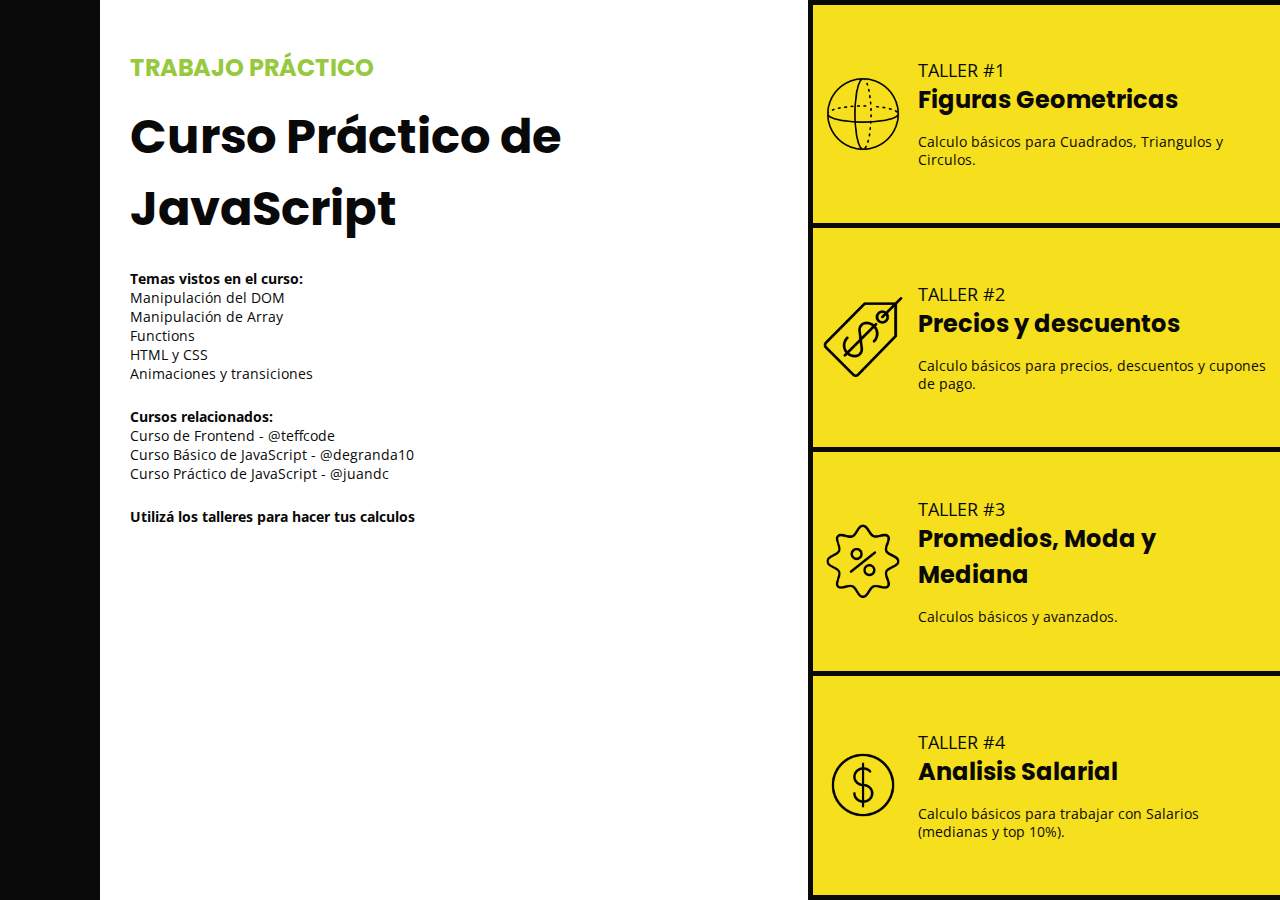
<file: index.html>
<!DOCTYPE html>
<html lang="en">
  <head>
    <meta charset="UTF-8" />
    <meta http-equiv="X-UA-Compatible" content="IE=edge" />
    <meta name="viewport" content="width=device-width, initial-scale=1.0" />
    <title>Inicio - Curso Práctico de JavaScript</title>

    <link rel="preconnect" href="https://fonts.googleapis.com" />
    <link rel="preconnect" href="https://fonts.gstatic.com" crossorigin />
    <link
      href="https://fonts.googleapis.com/css2?family=Open+Sans:wght@400;700&family=Poppins:wght@400;700&display=swap"
      rel="stylesheet"
    />

    <link rel="stylesheet" href="assets/css/main.css" />
  </head>
  <body>
    <header class="nav-bar">
      <nav></nav>
    </header>
    <main>
      <!-- Main Section  -->
      <section class="main-section">
        <header>
          <h3>TRABAJO PRÁCTICO</h3>
          <h1>Curso Práctico de JavaScript</h1>
        </header>
        <p>
          <strong> Temas vistos en el curso:</strong>
        </p>
        <ul>
          <li>Manipulación del DOM</li>
          <li>Manipulación de Array</li>
          <li>Functions</li>
          <li>HTML y CSS</li>
          <li>Animaciones y transiciones</li>
        </ul>

        <p>
          <strong> Cursos relacionados:</strong>
        </p>
        <ul>
          <li>Curso de Frontend - @teffcode</li>
          <li>Curso Básico de JavaScript - @degranda10</li>
          <li>Curso Práctico de JavaScript - @juandc</li>
        </ul>
        <p><strong> Utilizá los talleres para hacer tus calculos</strong></p>
      </section>

      <!-- Nav Works  -->
      <section class="nav-works">
        <div class="card">
          <div class="card__item" onclick="location.href='./taller-1.html'">
            <img src="assets/img/circle.png" alt="" />
            <div>
              <header>
                <h4>TALLER #1</h4>
                <h2>Figuras Geometricas</h2>
              </header>
              <p>Calculo básicos para Cuadrados, Triangulos y Circulos.</p>
            </div>
          </div>
          <div class="card__item" onclick="location.href='./taller-2.html'">
            <img src="assets/img/price.png" alt="" />
            <div>
              <header>
                <h4>TALLER #2</h4>
                <h2>Precios y descuentos</h2>
              </header>
              <p>Calculo básicos para precios, descuentos y cupones de pago.</p>
            </div>
          </div>
          <div class="card__item" onclick="location.href='./taller-3.html'">
            <img src="assets/img/discount.png" alt="" />
            <div>
              <header>
                <h4>TALLER #3</h4>
                <h2>Promedios, Moda y Mediana</h2>
              </header>
              <p>Calculos básicos y avanzados.</p>
            </div>
          </div>
          <div class="card__item" onclick="location.href='./taller-4.html'">
            <img src="assets/img/dollar.png" alt="" />
            <div>
              <header>
                <h4>TALLER #4</h4>
                <h2>Analisis Salarial</h2>
              </header>
              <p>
                Calculo básicos para trabajar con Salarios (medianas y top 10%).
              </p>
            </div>
          </div>
        </div>
      </section>
    </main>
  </body>
</html>
</file>
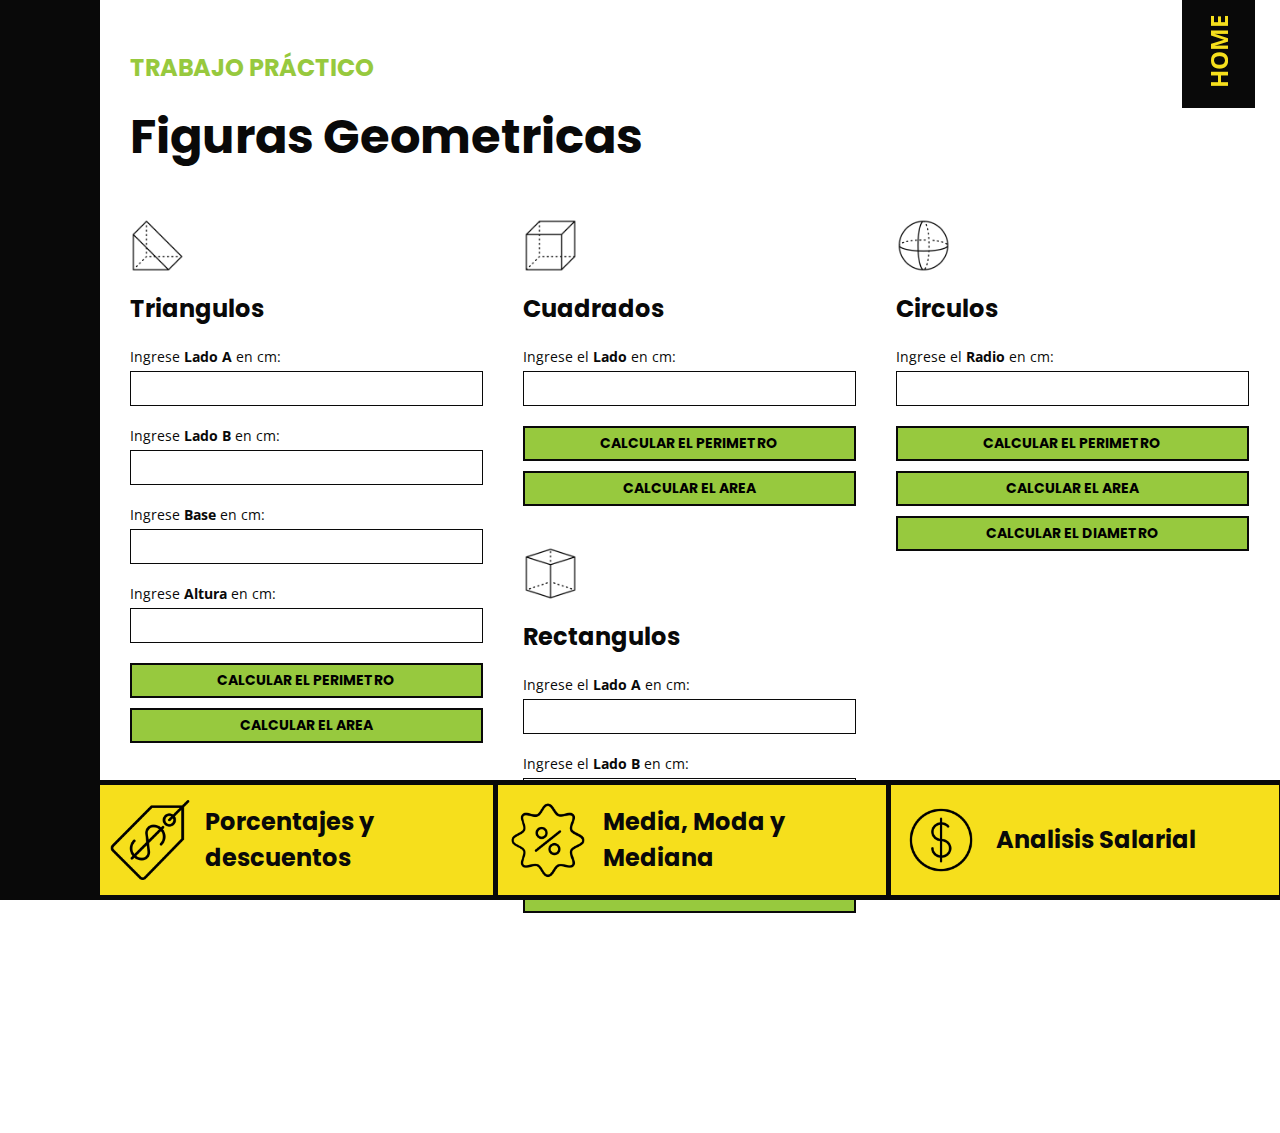
<file: taller-1.html>
<!DOCTYPE html>
<html lang="en">
  <head>
    <meta charset="UTF-8" />
    <meta http-equiv="X-UA-Compatible" content="IE=edge" />
    <meta name="viewport" content="width=device-width, initial-scale=1.0" />
    <title>
      Taller #1 - Figuras Geometricas - Curso Práctico de JavaScript
    </title>

    <link rel="preconnect" href="https://fonts.googleapis.com" />
    <link rel="preconnect" href="https://fonts.gstatic.com" crossorigin />
    <link
      href="https://fonts.googleapis.com/css2?family=Open+Sans:wght@400;700&family=Poppins:wght@400;700&display=swap"
      rel="stylesheet"
    />

    <link rel="stylesheet" href="assets/css/main.css" />
  </head>
  <body>
    <header class="nav-bar">
      <nav></nav>
    </header>
    <main>
      <a class="home-btn" href="./index.html">HOME</a>
      <!-- Main Section  -->
      <section class="main-section main-section--inside">
        <header>
          <h3>TRABAJO PRÁCTICO</h3>
          <h1>Figuras Geometricas</h1>
        </header>
        <div class="taller">
          <!-- TRIANGULOS  -->
          <section class="taller-card">
            <img src="assets/img/triangle.png" alt="" />
            <h2>Triangulos</h2>
            <form id="triangulos">
              <div class="form-group">
                <label for="inputTriangulo1"
                  >Ingrese <strong> Lado A</strong> en cm:</label
                >
                <input type="number" name="lado" id="inputTriangulo1" min="1" />
                <p id="errorT1" class="error"></p>
              </div>
              <div class="form-group">
                <label for="inputTriangulo2"
                  >Ingrese <strong> Lado B</strong> en cm:</label
                >
                <input type="number" name="lado" id="inputTriangulo2" min="1" />
                <p id="errorT2" class="error"></p>
              </div>
              <div class="form-group">
                <label for="inputBase"
                  >Ingrese <strong> Base</strong> en cm:</label
                >
                <input type="number" name="lado" id="inputBase" min="1" />
                <p id="errorTBase" class="error"></p>
              </div>
              <div class="form-group">
                <label for="inputAltura"
                  >Ingrese <strong> Altura</strong> en cm:</label
                >
                <input type="number" name="lado" id="inputAltura" min="1" />
                <p id="errorTAltura" class="error"></p>
              </div>
              <button
                class="btn-form"
                type="button"
                onclick="calcularPerimetroTriangulo();"
              >
                Calcular el perimetro
              </button>
              <button
                class="btn-form"
                type="button"
                onclick="calcularAreaTriangulo();"
              >
                calcular el area
              </button>
            </form>
          </section>
          <!-- CUADRADOS Y RECTANGULOS  -->
          <section class="taller-card">
            <img src="assets/img/square.png" alt="" />
            <h2>Cuadrados</h2>
            <form id="cuadrados">
              <div class="form-group">
                <label for="inputCuadrado"
                  >Ingrese el <strong> Lado</strong> en cm:</label
                >
                <input type="number" name="lado" id="inputCuadrado" min="1" />
                <p class="error" id="errorCL1"></p>
              </div>
              <button
                class="btn-form"
                type="button"
                onclick="calcularPerimetroCuadrado();"
              >
                Calcular el perimetro
              </button>
              <button
                class="btn-form"
                type="button"
                onclick="calcularAreaCuadrado();"
              >
                Calcular el area
              </button>
            </form>
            <img src="assets/img/cube.png" alt="" />
            <h2>Rectangulos</h2>
            <form id="rectangulos">
              <div class="form-group">
                <label for="inputRectangulo1"
                  >Ingrese el <strong> Lado A</strong> en cm:</label
                >
                <input
                  type="number"
                  name="lado"
                  id="inputRectangulo1"
                  min="1"
                />
                <p class="error" id="errorRL1"></p>
              </div>
              <div class="form-group">
                <label for="inputRectangulo2"
                  >Ingrese el <strong> Lado B</strong> en cm:</label
                >
                <input
                  type="number"
                  name="lado"
                  id="inputRectangulo2"
                  min="1"
                />
                <p class="error" id="errorRL2"></p>
              </div>
              <button
                class="btn-form"
                type="button"
                onclick="calcularPerimetroRectangulo();"
              >
                Calcular el perimetro
              </button>
              <button
                class="btn-form"
                type="button"
                onclick="calcularAreaRectangulo();"
              >
                Calcular el area
              </button>
            </form>
          </section>
          <!-- CIRCULOS  -->
          <section class="taller-card">
            <img src="assets/img/circle.png" alt="" />
            <h2>Circulos</h2>
            <form id="circulos">
              <div class="form-group">
                <label for="inputCirculo"
                  >Ingrese el <strong> Radio</strong> en cm:</label
                >
                <input type="number" name="lado" id="inputCirculo" min="1" />
                <p class="error" id="errorCirculo"></p>
              </div>
              <button
                class="btn-form"
                type="button"
                onclick="calcularPerimetroCirculo();"
              >
                Calcular el Perimetro
              </button>
              <button
                class="btn-form"
                type="button"
                onclick="calcularAreaCirculo();"
              >
                calcular el Area
              </button>
              <button
                class="btn-form"
                type="button"
                onclick="calcularDiametroCirculo();"
              >
                Calcular el Diametro
              </button>
            </form>
          </section>
        </div>
      </section>

      <!-- Nav Works  -->
      <section class="nav-works nav-works--inside">
        <div class="card">
          <div class="card__item" onclick="location.href='./taller-2.html'">
            <img src="assets/img/price.png" alt="" />
            <div>
              <header>
                <h4>TALLER #2</h4>
                <h2>Porcentajes y descuentos</h2>
              </header>
              <p>Calculo básicos para precios, descuentos y cupones de pago.</p>
            </div>
          </div>
          <div class="card__item" onclick="location.href='./taller-3.html'">
            <img src="assets/img/discount.png" alt="" />
            <div>
              <header>
                <h4>TALLER #3</h4>
                <h2>Media, Moda y Mediana</h2>
              </header>
              <p>Calculos básicos y avanzados.</p>
            </div>
          </div>
          <div class="card__item" onclick="location.href='./taller-4.html'">
            <img src="assets/img/dollar.png" alt="" />
            <div>
              <header>
                <h4>TALLER #4</h4>
                <h2>Analisis Salarial</h2>
              </header>
              <p>
                Calculo básicos para trabajar con Salarios (medianas y top 10%).
              </p>
            </div>
          </div>
        </div>
      </section>
    </main>

    <!-- Overlay Results  -->
    <div class="overlay" id="overlay">
      <div class="result" id="result">
        <p><span onclick="closeOverlay();">x</span></p>
        <img id="resultIMG" alt="" />
        <h2 id="resultH2"></h2>
        <h4 id="resultH4"></h4>
      </div>
    </div>

    <script src="./assets/js/taller-1.js"></script>
  </body>
</html>
</file>
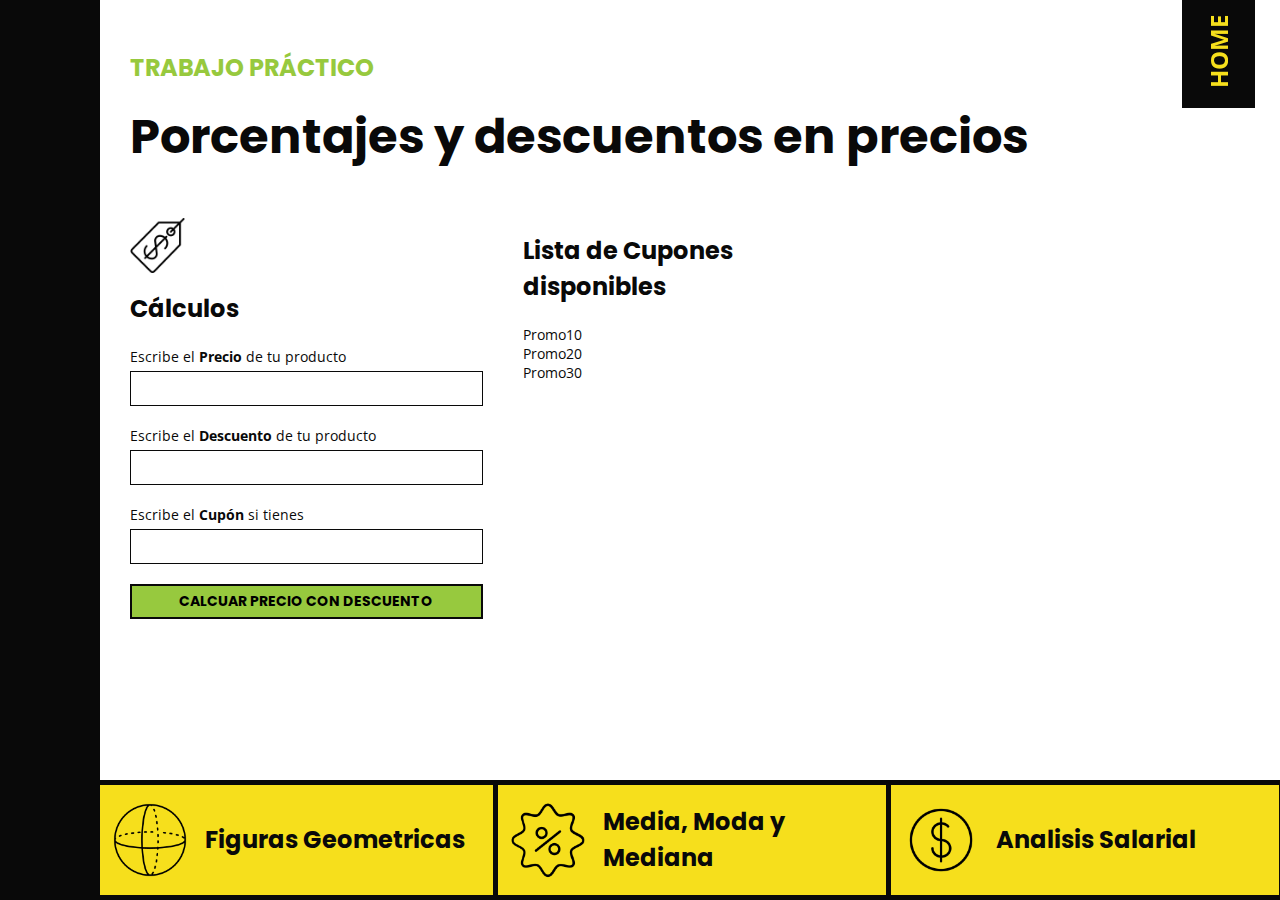
<file: taller-2.html>
<!DOCTYPE html>
<html lang="en">
  <head>
    <meta charset="UTF-8" />
    <meta http-equiv="X-UA-Compatible" content="IE=edge" />
    <meta name="viewport" content="width=device-width, initial-scale=1.0" />
    <title>
      Taller #2 - Precios y descuentos - Curso Práctico de JavaScript
    </title>

    <link rel="preconnect" href="https://fonts.googleapis.com" />
    <link rel="preconnect" href="https://fonts.gstatic.com" crossorigin />
    <link
      href="https://fonts.googleapis.com/css2?family=Open+Sans:wght@400;700&family=Poppins:wght@400;700&display=swap"
      rel="stylesheet"
    />

    <link rel="stylesheet" href="assets/css/main.css" />
  </head>
  <body>
    <header class="nav-bar">
      <nav></nav>
    </header>
    <main>
      <a class="home-btn" href="./index.html">HOME</a>

      <!-- Main Section  -->
      <section class="main-section main-section--inside">
        <header>
          <h3>TRABAJO PRÁCTICO</h3>
          <h1>Porcentajes y descuentos en precios</h1>
        </header>
        <div class="taller">
          <section id="precios-descuentos" class="taller-card">
            <img src="assets/img/price.png" alt="" />
            <h2>Cálculos</h2>
            <form>
              <div class="form-group">
                <label for="inputPrice"
                  >Escribe el <strong>Precio</strong> de tu producto</label
                >
                <input type="number" id="inputPrice" min="1" />
                <p class="error" id="errorPrice"></p>
              </div>
              <div class="form-group">
                <label for="inputDiscount"
                  >Escribe el <strong>Descuento</strong> de tu producto</label
                >
                <input type="number" id="inputDiscount" min="0" />
                <p class="error" id="errorDiscount"></p>
              </div>
              <div class="form-group">
                <label for="inputPrice"
                  >Escribe el <strong>Cupón</strong> si tienes</label
                >
                <input type="text" id="inputCoupon" />
                <p class="error" id="errorCoupon"></p>
              </div>
              <button
                class="btn-form"
                type="button"
                onclick="onClickButtonPriceDiscount();"
              >
                Calcuar precio con descuento
              </button>
            </form>
          </section>
          <section id="triangulos" class="taller-card">
            <h2>Lista de Cupones disponibles</h2>
            <ul>
              <li>Promo10</li>
              <li>Promo20</li>
              <li>Promo30</li>
            </ul>
          </section>
        </div>
      </section>

      <!-- Nav Works  -->
      <section class="nav-works nav-works--inside">
        <div class="card">
          <div class="card__item" onclick="location.href='./taller-1.html'">
            <img src="assets/img/circle.png" alt="" />
            <div>
              <header>
                <h4>TALLER #1</h4>
                <h2>Figuras Geometricas</h2>
              </header>
              <p>Calculo básicos para Cuadrados, Triangulos y Circulos.</p>
            </div>
          </div>
          <div class="card__item" onclick="location.href='./taller-3.html'">
            <img src="assets/img/discount.png" alt="" />
            <div>
              <header>
                <h4>TALLER #3</h4>
                <h2>Media, Moda y Mediana</h2>
              </header>
              <p>Calculos básicos y avanzados.</p>
            </div>
          </div>
          <div class="card__item" onclick="location.href='./taller-4.html'">
            <img src="assets/img/dollar.png" alt="" />
            <div>
              <header>
                <h4>TALLER #4</h4>
                <h2>Analisis Salarial</h2>
              </header>
              <p>
                Calculo básicos para trabajar con Salarios (medianas y top 10%).
              </p>
            </div>
          </div>
        </div>
      </section>
    </main>

    <!-- Overlay Results  -->
    <div class="overlay" id="overlay">
      <div class="result" id="result">
        <p><span onclick="closeOverlay();">x</span></p>
        <img id="resultIMG" alt="" />
        <h2 id="resultH2"></h2>
        <h4 id="resultH4"></h4>
      </div>
    </div>

    <script src="./assets/js/taller-2.js"></script>
  </body>
</html>
</file>
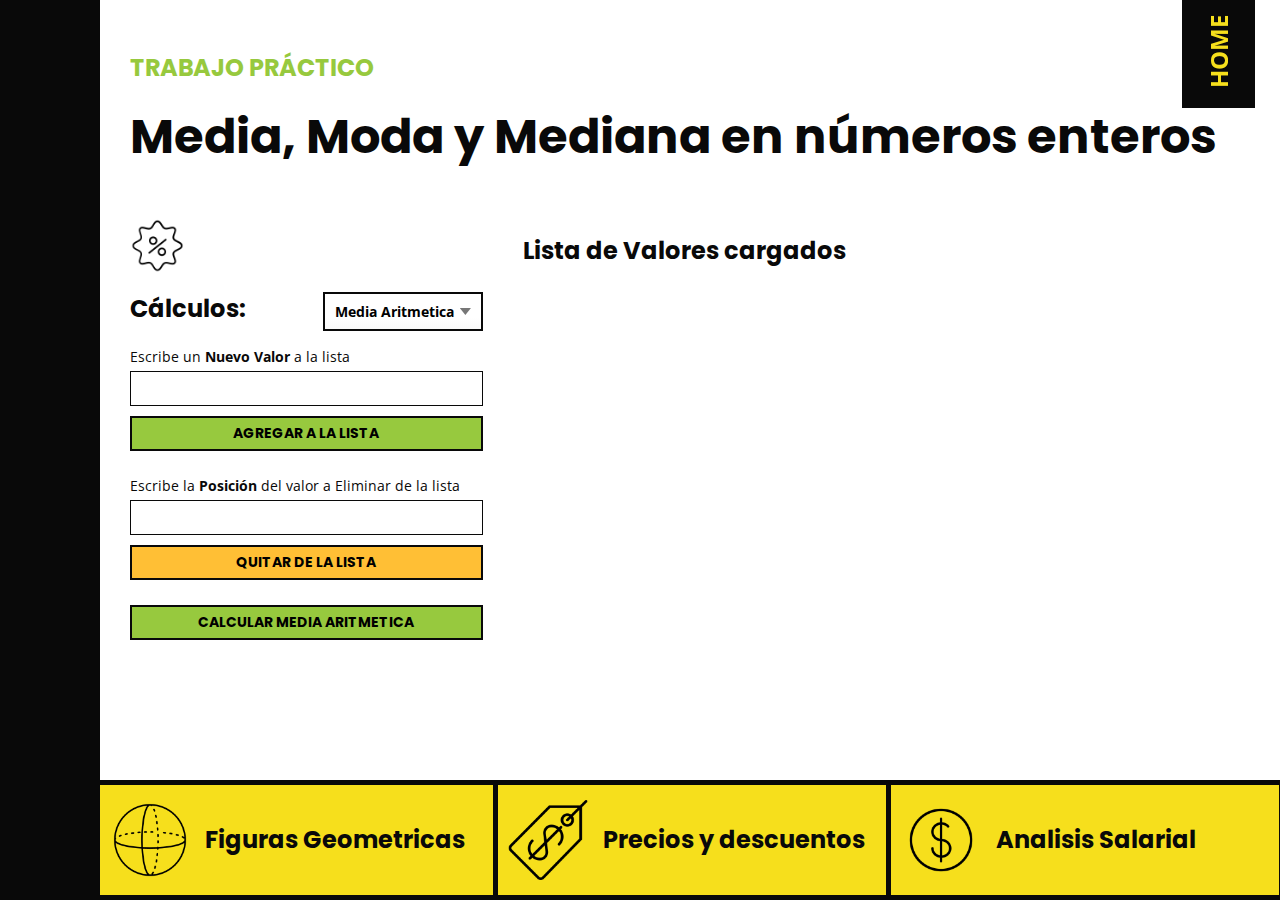
<file: taller-3.html>
<!DOCTYPE html>
<html lang="en">
  <head>
    <meta charset="UTF-8" />
    <meta http-equiv="X-UA-Compatible" content="IE=edge" />
    <meta name="viewport" content="width=device-width, initial-scale=1.0" />
    <title>
      Taller #3 - Promedios, Moda y Mediana - Curso Práctico de JavaScript
    </title>

    <link rel="preconnect" href="https://fonts.googleapis.com" />
    <link rel="preconnect" href="https://fonts.gstatic.com" crossorigin />
    <link
      href="https://fonts.googleapis.com/css2?family=Open+Sans:wght@400;700&family=Poppins:wght@400;700&display=swap"
      rel="stylesheet"
    />

    <link rel="stylesheet" href="assets/css/main.css" />
  </head>
  <body>
    <header class="nav-bar">
      <nav></nav>
    </header>
    <main>
      <a class="home-btn" href="./index.html">HOME</a>

      <!-- Main Section  -->
      <section class="main-section main-section--inside">
        <header>
          <h3>TRABAJO PRÁCTICO</h3>
          <h1>Media, Moda y Mediana en números enteros</h1>
        </header>
        <div class="taller">
          <section class="taller-card">
            <img src="assets/img/discount.png" alt="" />
            <header>
              <h2>Cálculos:</h2>
              <div class="select">
                <select
                  class=""
                  id="formulaSelect"
                  name="select"
                  onchange="switchFormula();"
                >
                  <option value="1" selected>Media Aritmetica</option>
                  <option value="2">Media Armonica</option>
                  <option value="3">Media Geometrica</option>
                  <option value="4">Moda</option>
                  <option value="5">Mediana</option>
                </select>
              </div>
            </header>
            <form id="form">
              <div class="form-group">
                <label for="inputPrice"
                  >Escribe un <strong> Nuevo Valor</strong> a la lista</label
                >
                <input type="number" id="addValue" />
                <p class="error" id="errorAddValue"></p>
                <button
                  class="btn-form"
                  type="button"
                  onclick="addListNumber();"
                  min="0"
                >
                  Agregar a la lista
                </button>
              </div>

              <div class="form-group">
                <label for="inputDiscount"
                  >Escribe la <strong>Posición </strong> del valor a Eliminar de
                  la lista</label
                >
                <input type="number" id="removeValue" />
                <p class="error" id="errorRemoveValue"></p>
                <button
                  class="btn-form btn-form--alert"
                  type="button"
                  onclick="removeListNumber();"
                >
                  Quitar de la lista
                </button>
              </div>
              <button
                class="btn-form"
                id="btn-render"
                type="button"
                onclick="renderMediaAritmetica();"
              >
                Calcular Media Aritmetica
              </button>
              <p class="error" id="errorList"></p>
            </form>
          </section>
          <section class="taller-card">
            <h2>Lista de Valores cargados</h2>
            <ul id="list-values"></ul>
          </section>
        </div>
      </section>

      <!-- Nav Works  -->
      <section class="nav-works nav-works--inside">
        <div class="card">
          <div class="card__item" onclick="location.href='./taller-1.html'">
            <img src="assets/img/circle.png" alt="" />
            <div>
              <header>
                <h4>TALLER #1</h4>
                <h2>Figuras Geometricas</h2>
              </header>
              <p>Calculo básicos para Cuadrados, Triangulos y Circulos.</p>
            </div>
          </div>
          <div class="card__item" onclick="location.href='./taller-2.html'">
            <img src="assets/img/price.png" alt="" />
            <div>
              <header>
                <h4>TALLER #2</h4>
                <h2>Precios y descuentos</h2>
              </header>
              <p>Calculo básicos para precios, descuentos y cupones de pago.</p>
            </div>
          </div>
          <div class="card__item" onclick="location.href='./taller-4.html'">
            <img src="assets/img/dollar.png" alt="" />
            <div>
              <header>
                <h4>TALLER #4</h4>
                <h2>Analisis Salarial</h2>
              </header>
              <p>
                Calculo básicos para trabajar con Salarios (medianas y top 10%).
              </p>
            </div>
          </div>
        </div>
      </section>
    </main>

    <!-- Overlay Results  -->
    <div class="overlay" id="overlay">
      <div class="result" id="result">
        <p><span onclick="closeOverlay();">x</span></p>
        <img id="resultIMG" alt="" />
        <h2 id="resultH2"></h2>
        <h4 id="resultH4"></h4>
      </div>
    </div>

    <script src="./assets/js/taller-3.js"></script>
  </body>
</html>
</file>
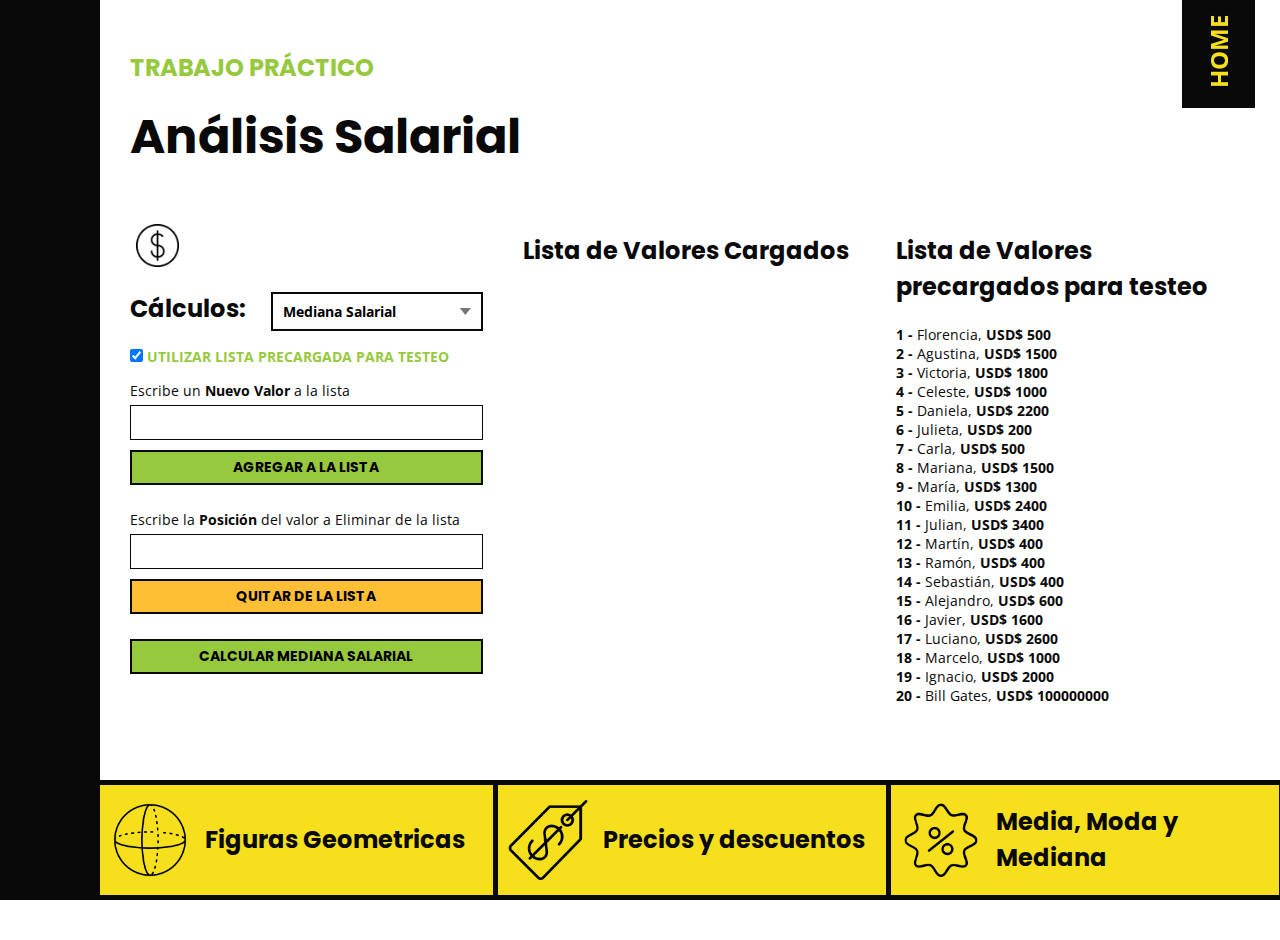
<file: taller-4.html>
<!DOCTYPE html>
<html lang="en">
  <head>
    <meta charset="UTF-8" />
    <meta http-equiv="X-UA-Compatible" content="IE=edge" />
    <meta name="viewport" content="width=device-width, initial-scale=1.0" />
    <title>
      Taller #3 - Promedios, Moda y Mediana - Curso Práctico de JavaScript
    </title>

    <link rel="preconnect" href="https://fonts.googleapis.com" />
    <link rel="preconnect" href="https://fonts.gstatic.com" crossorigin />
    <link
      href="https://fonts.googleapis.com/css2?family=Open+Sans:wght@400;700&family=Poppins:wght@400;700&display=swap"
      rel="stylesheet"
    />

    <link rel="stylesheet" href="assets/css/main.css" />
  </head>
  <body>
    <header class="nav-bar">
      <nav></nav>
    </header>
    <main>
      <a class="home-btn" href="./index.html">HOME</a>

      <!-- Main Section  -->
      <section class="main-section main-section--inside">
        <header>
          <h3>TRABAJO PRÁCTICO</h3>
          <h1>Análisis Salarial</h1>
        </header>
        <div class="taller">
          <section class="taller-card">
            <img src="assets/img/dollar.png" alt="" />
            <header>
              <h2>Cálculos:</h2>
              <div class="select">
                <select
                  class=""
                  id="formulaSelect"
                  name="select"
                  onchange="switchFormula();"
                >
                  <option value="1" selected>Mediana Salarial</option>
                  <option value="2">Mediana Salarial TOP 10%</option>
                </select>
              </div>
            </header>
            <form id="form">
              <label class="check"
                ><input type="checkbox" id="checkInput" value="" checked />
                Utilizar lista precargada para testeo</label
              >
              <div class="form-group">
                <label for="inputPrice"
                  >Escribe un <strong> Nuevo Valor</strong> a la lista</label
                >
                <input type="number" id="addValue" />
                <p class="error" id="errorAddValue"></p>
                <button
                  class="btn-form"
                  type="button"
                  onclick="addListNumber();"
                  min="0"
                >
                  Agregar a la lista
                </button>
              </div>

              <div class="form-group">
                <label for="inputDiscount"
                  >Escribe la <strong>Posición </strong> del valor a Eliminar de
                  la lista</label
                >
                <input type="number" id="removeValue" />
                <p class="error" id="errorRemoveValue"></p>
                <button
                  class="btn-form btn-form--alert"
                  type="button"
                  onclick="removeListNumber();"
                >
                  Quitar de la lista
                </button>
              </div>
              <button
                class="btn-form"
                id="btn-render"
                type="button"
                onclick="renderMedianaSalarial();"
              >
                Calcular Mediana Salarial
              </button>
              <p class="error" id="errorList"></p>
            </form>
          </section>
          <section class="taller-card">
            <h2>Lista de Valores Cargados</h2>
            <ul id="list-values"></ul>
          </section>
          <section class="taller-card">
            <h2>Lista de Valores precargados para testeo</h2>
            <ul id="list-values-default"></ul>
          </section>
        </div>
      </section>

      <!-- Nav Works  -->
      <section class="nav-works nav-works--inside">
        <div class="card">
          <div class="card__item" onclick="location.href='./taller-1.html'">
            <img src="assets/img/circle.png" alt="" />
            <div>
              <header>
                <h4>TALLER #1</h4>
                <h2>Figuras Geometricas</h2>
              </header>
              <p>Calculo básicos para Cuadrados, Triangulos y Circulos.</p>
            </div>
          </div>
          <div class="card__item" onclick="location.href='./taller-2.html'">
            <img src="assets/img/price.png" alt="" />
            <div>
              <header>
                <h4>TALLER #2</h4>
                <h2>Precios y descuentos</h2>
              </header>
              <p>Calculo básicos para precios, descuentos y cupones de pago.</p>
            </div>
          </div>
          <div class="card__item" onclick="location.href='./taller-3.html'">
            <img src="assets/img/discount.png" alt="" />
            <div>
              <header>
                <h4>TALLER #3</h4>
                <h2>Media, Moda y Mediana</h2>
              </header>
              <p>Calculos básicos y avanzados.</p>
            </div>
          </div>
        </div>
      </section>
    </main>

    <!-- Overlay Results  -->
    <div class="overlay" id="overlay">
      <div class="result" id="result">
        <p><span onclick="closeOverlay();">x</span></p>
        <img id="resultIMG" alt="" />
        <h2 id="resultH2"></h2>
        <h4 id="resultH4"></h4>
      </div>
    </div>

    <script src="./assets/js/salario.js"></script>
    <script src="./assets/js/taller-4.js"></script>
    <script>
      renderListDefault(colombia);
    </script>
  </body>
</html>
</file>
<file: assets/css/main.css>
* {
  padding: 0;
  margin: 0;
  box-sizing: border-box;
}

html {
  font-size: 62.5%;
}

body {
  font-family: "Open Sans", sans-serif;
  color: #090909;
  position: relative;
}

h1,
h2,
h3,
h4,
h5,
h6 {
  font-family: "Poppins", sans-serif;
}

h1 {
  font-size: 3.6rem;
  line-height: 5.4rem;
}

h2,
h3 {
  font-size: 2.4rem;
  line-height: 3.6rem;
}

h3 span {
  float: right;
}
h3 span a {
  color: #97c93e;
  text-decoration: none;
}

h4 {
  font-size: 1.8rem;
  line-height: 2.4rem;
}

p {
  font-size: 1.4rem;
  line-height: 1.8rem;
}

*::before,
*::after {
  box-sizing: border-box;
}

:root {
  --select-border: #777;
  --select-focus: blue;
  --select-arrow: var(--select-border);
}

select {
  appearance: none;
  background-color: transparent;
  border: none;
  padding: 10px;
  margin: 0;
  width: 100%;
  font-weight: bold;
  font-family: inherit;
  font-size: inherit;
  cursor: inherit;
  line-height: inherit;
  z-index: 1;
  outline: none;
}
select::-ms-expand {
  display: none;
}

.select {
  display: grid;
  grid-template-areas: "select";
  align-items: center;
  position: relative;
  min-width: 15ch;
  max-width: 30ch;
  border: 2px solid #090909;
  padding-right: 10px;
  border-radius: 0;
  font-size: 1.4rem;
  cursor: pointer;
  line-height: 1.1;
  background-color: #fff;
  background-image: linear-gradient(to top, #f9f9f9, #fff 33%);
}
.select select,
.select::after {
  grid-area: select;
}
.select:not(.select--multiple)::after {
  content: "";
  justify-self: end;
  width: 0.8em;
  height: 0.5em;
  background-color: var(--select-arrow);
  clip-path: polygon(100% 0%, 0 0%, 50% 100%);
}

select:focus + .focus {
  position: absolute;
  top: -1px;
  left: -1px;
  right: -1px;
  bottom: -1px;
  border: 2px solid var(--select-focus);
  border-radius: inherit;
}

@media (min-width: 1024px) {
  body {
    display: flex;
  }

  h1 {
    font-size: 4.8rem;
    line-height: 7.2rem;
  }
}
nav {
  height: 100px;
  width: 100%;
  background-color: #090909;
  display: flex;
  align-items: center;
  justify-content: space-around;
}
nav .js-challenge {
  width: 70px;
  height: 70px;
}
nav .platzi {
  display: none;
}
nav a.user {
  font-size: 2.4rem;
  font-weight: bold;
  color: #f6df1c;
  text-transform: uppercase;
  text-decoration: none;
}
nav a.user::after {
  content: "";
  width: 0%;
  height: 3px;
  display: block;
  background: #f6df1c;
  transition: 300ms;
}
nav a.user:hover::after {
  width: 100%;
}

@media (min-width: 1024px) {
  .nav-bar nav {
    position: fixed;
    z-index: 50;
    height: 100vh;
    width: 100px;
    display: flex;
    flex-direction: column-reverse;
    justify-content: space-between;
  }
  .nav-bar nav div {
    display: flex;
    flex-direction: column-reverse;
    align-items: center;
    justify-content: space-around;
  }
  .nav-bar nav div .platzi {
    display: inline-block;
    width: 100%;
    height: auto;
    transform: rotate(-90deg);
    margin-bottom: 60px;
  }
  .nav-bar nav div .js-challenge {
    width: 50px;
    height: 50px;
    margin-bottom: 25px;
  }
  .nav-bar nav a.user {
    transform: rotate(-90deg) translate(-100px, 0px);
    font-size: 1.8rem;
  }
}
main .home-btn {
  display: none;
  position: fixed;
  right: 0;
  top: 10px;
  background: #090909;
  font-size: 2.4rem;
  text-decoration: none;
  font-weight: bold;
  color: #f6df1c;
  padding: 20px 30px 20px 20px;
  transform: rotate(-90deg) translateX(0);
  transition: all 0.5s;
}

.main-section {
  padding: 50px 30px;
}
.main-section header h3 {
  color: #97c93e;
  text-transform: uppercase;
}
.main-section header h1 {
  margin-top: 15px;
  margin-bottom: 25px;
}
.main-section ul {
  margin-bottom: 25px;
}
.main-section ul li {
  list-style: none;
  font-size: 1.4rem;
}
.main-section .taller header {
  display: flex;
  justify-content: space-between;
  align-items: center;
}

.nav-works .card:hover {
  background-color: #f6df1c;
}
.nav-works .card:hover .card__item {
  background-color: #090909;
  color: #ffffff;
}
.nav-works .card:hover .card__item img {
  filter: invert(1);
}
.nav-works .card .card__item {
  background-color: #f6df1c;
  padding: 15px 10px;
  min-height: 100px;
  display: flex;
  align-items: center;
  cursor: pointer;
  border-bottom: 5px solid #090909;
  transition: all 0.3s;
}
.nav-works .card .card__item img {
  width: 80px;
  height: 80px;
  margin-right: 15px;
}
.nav-works .card .card__item h5 {
  font-size: 1.8rem;
  font-weight: normal;
}
.nav-works .card .card__item h4 {
  font-family: "Open Sans", sans-serif;
  font-weight: normal;
}
.nav-works .card .card__item h2 {
  margin-bottom: 15px;
}
.nav-works .card .card__item:nth-child(1) {
  border-top: 5px solid #090909;
}
.nav-works .card .card__item:nth-child(4) {
  border-bottom: 0px solid #090909;
}
.nav-works .card .card__item:hover {
  background-color: #f6df1c;
  transform: translateX(-10px);
  border: 5px solid #f6df1c;
  color: #090909;
}
.nav-works .card .card__item:hover img {
  filter: invert(0);
}

@media (min-width: 1024px) {
  main {
    display: flex;
    margin-left: 100px;
    width: 100%;
    height: 100%;
  }
  main .home-btn {
    display: inline-block;
  }
  main .home-btn:hover {
    transform: rotate(-90deg) translateX(-10px);
    background-color: #f6df1c;
    color: #090909;
  }

  .main-section {
    width: 50%;
  }

  .nav-works {
    width: 50%;
  }
  .nav-works .card {
    display: flex;
    flex-direction: column;
    height: 100vh;
    background-color: #090909;
  }
  .nav-works .card:hover {
    background-color: #f6df1c;
  }
  .nav-works .card:hover .card__item {
    background-color: #090909;
    color: #ffffff;
  }
  .nav-works .card:hover .card__item img {
    filter: invert(1);
  }
  .nav-works .card a {
    flex-grow: 1;
    color: initial;
    text-decoration: none;
  }
  .nav-works .card .card__item {
    height: 100%;
    border-left: 5px solid #090909;
    border-bottom: 5px solid #090909;
    transition: all 0.3s;
  }
  .nav-works .card .card__item:nth-child(4) {
    border-bottom: 5px solid #090909;
  }
  .nav-works .card .card__item:hover {
    background-color: #f6df1c;
    transform: translateX(-10px);
    border: 5px solid #f6df1c;
    color: #090909;
  }
  .nav-works .card .card__item:hover img {
    filter: invert(0);
  }
}
@media (min-width: 1200px) {
  .main-section {
    width: 60%;
  }

  .nav-works {
    width: 40%;
  }
}
@media (min-width: 1024px) {
  .main-section--inside {
    width: 100%;
    margin-bottom: 100px;
  }

  .nav-works--inside {
    width: calc(100% - 100px);
    position: fixed;
    z-index: 50;
    bottom: 0;
  }
  .nav-works--inside .card {
    height: initial;
    flex-direction: row;
    align-items: flex-end;
  }
  .nav-works--inside .card .card__item {
    width: 33.3%;
  }
  .nav-works--inside .card .card__item:nth-child(1) {
    border-left: 0px solid #090909;
  }
  .nav-works--inside .card .card__item p,
  .nav-works--inside .card .card__item h4 {
    display: none;
  }
  .nav-works--inside .card .card__item h2 {
    font-size: 1.8rem;
    margin-bottom: 0;
  }
  .nav-works--inside .card .card__item:hover {
    background-color: #f6df1c;
    transform: translateY(-10px);
    border: 5px solid #f6df1c;
    color: #090909;
  }
  .nav-works--inside .card .card__item:hover img {
    filter: invert(0);
  }
}
@media (min-width: 1200px) {
  .nav-works--inside .card .card__item h2 {
    font-size: 2.4rem;
  }
}
.taller-card {
  margin-bottom: 40px;
}
.taller-card img {
  width: 55px;
  height: 55px;
}
.taller-card img:nth-of-type(2) {
  margin-top: 30px;
}
.taller-card h2 {
  margin-top: 15px;
  margin-bottom: 20px;
}
.taller-card form {
  font-size: 1.4rem;
}
.taller-card form label,
.taller-card form input {
  display: inline-block;
  width: 100%;
}
.taller-card form .form-group {
  margin-bottom: 15px;
}
.taller-card form .form-group input {
  padding-left: 10px;
  margin: 5px 0;
  height: 35px;
  border: 1px solid #090909;
}
.taller-card form p {
  color: #ff3535;
  font-size: 1.4rem;
  margin-bottom: 5px;
}
.taller-card form .btn-form {
  cursor: pointer;
  display: inline-block;
  width: 100%;
  margin-bottom: 10px;
  background-color: #97c93e;
  border: 2px solid #090909;
  font-family: "Poppins", sans-serif;
  font-weight: bold;
  font-size: 1.4rem;
  text-transform: uppercase;
  padding: 5px;
  transition: all 0.2s;
}
.taller-card form .btn-form:hover {
  box-shadow: 1px 1px 10px #3d501b;
}
.taller-card form .btn-form--alert {
  background-color: #ffbf35;
}
.taller-card form .btn-form--alert:hover {
  box-shadow: 1px 1px 10px #50371b;
}
.taller-card form .check {
  color: #97c93e;
  font-weight: bold;
  text-transform: uppercase;
  margin-bottom: 15px;
}
.taller-card form .check input {
  width: initial;
}

@media (min-width: 1024px) {
  .taller {
    display: flex;
  }
  .taller .taller-card {
    padding: 20px;
    width: 33.3%;
  }
  .taller .taller-card:nth-of-type(1) {
    padding-left: 0;
  }
  .taller .taller-card:nth-of-type(3) {
    padding-right: 0;
  }
}
.overlay {
  position: fixed;
  top: 0;
  left: 0;
  z-index: 100;
  height: 100vh;
  width: 100%;
  background-color: rgba(9, 9, 9, 0.6);
  display: none;
  place-items: center;
}
.overlay .result {
  background-color: #f6df1c;
  border: 5px solid #090909;
  padding: 50px;
  text-align: center;
}
.overlay .result p {
  margin-bottom: 20px;
  text-align: right;
  font-weight: bold;
  font-family: "Poppins", sans-serif;
  font-size: 2.4rem;
}
.overlay .result p span {
  cursor: pointer;
}
.overlay .result img {
  width: 55px;
  height: 55px;
}
.overlay .result h4 {
  margin-top: 25px;
  font-family: "Open Sans", sans-serif;
  font-weight: normal;
}
.overlay .result h4 .unit {
  position: relative;
}
.overlay .result h4 .unit span {
  position: absolute;
  top: -5px;
  right: -10px;
  font-size: 1.4rem;
}
</file>
